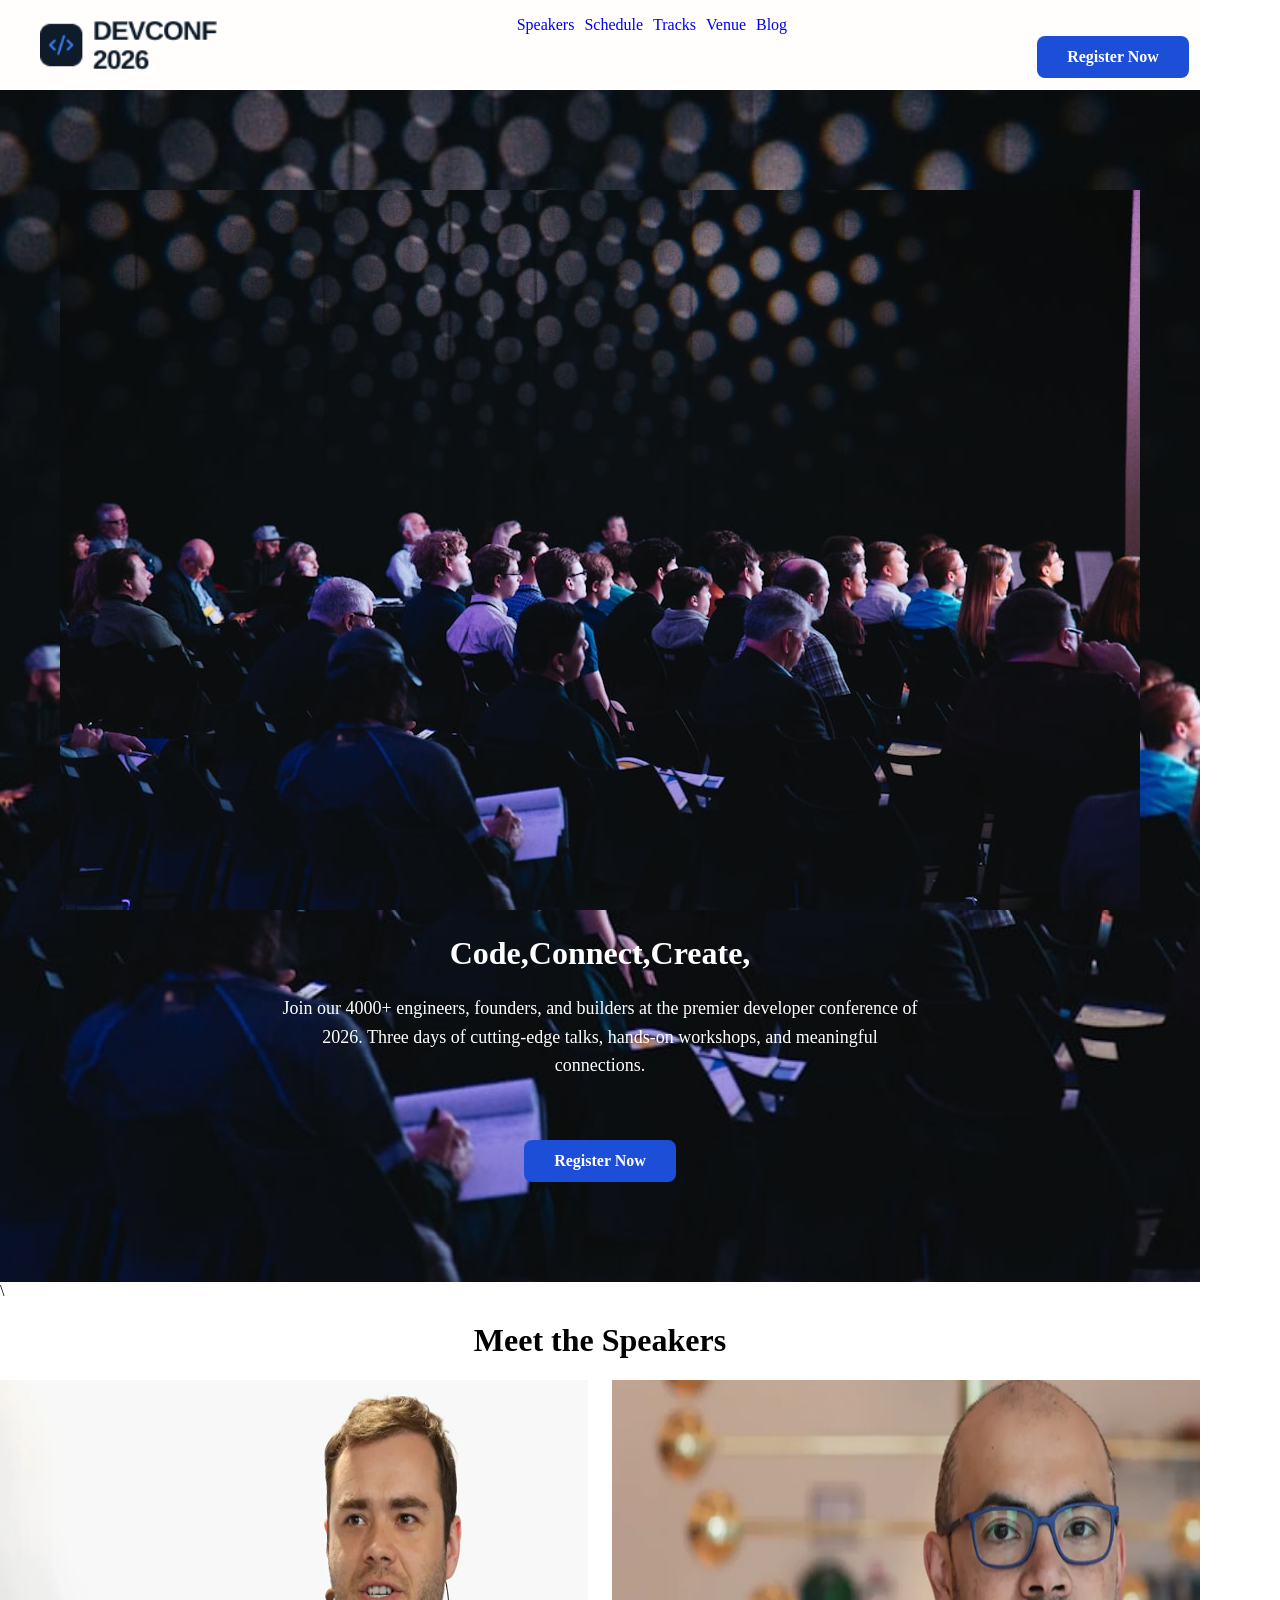
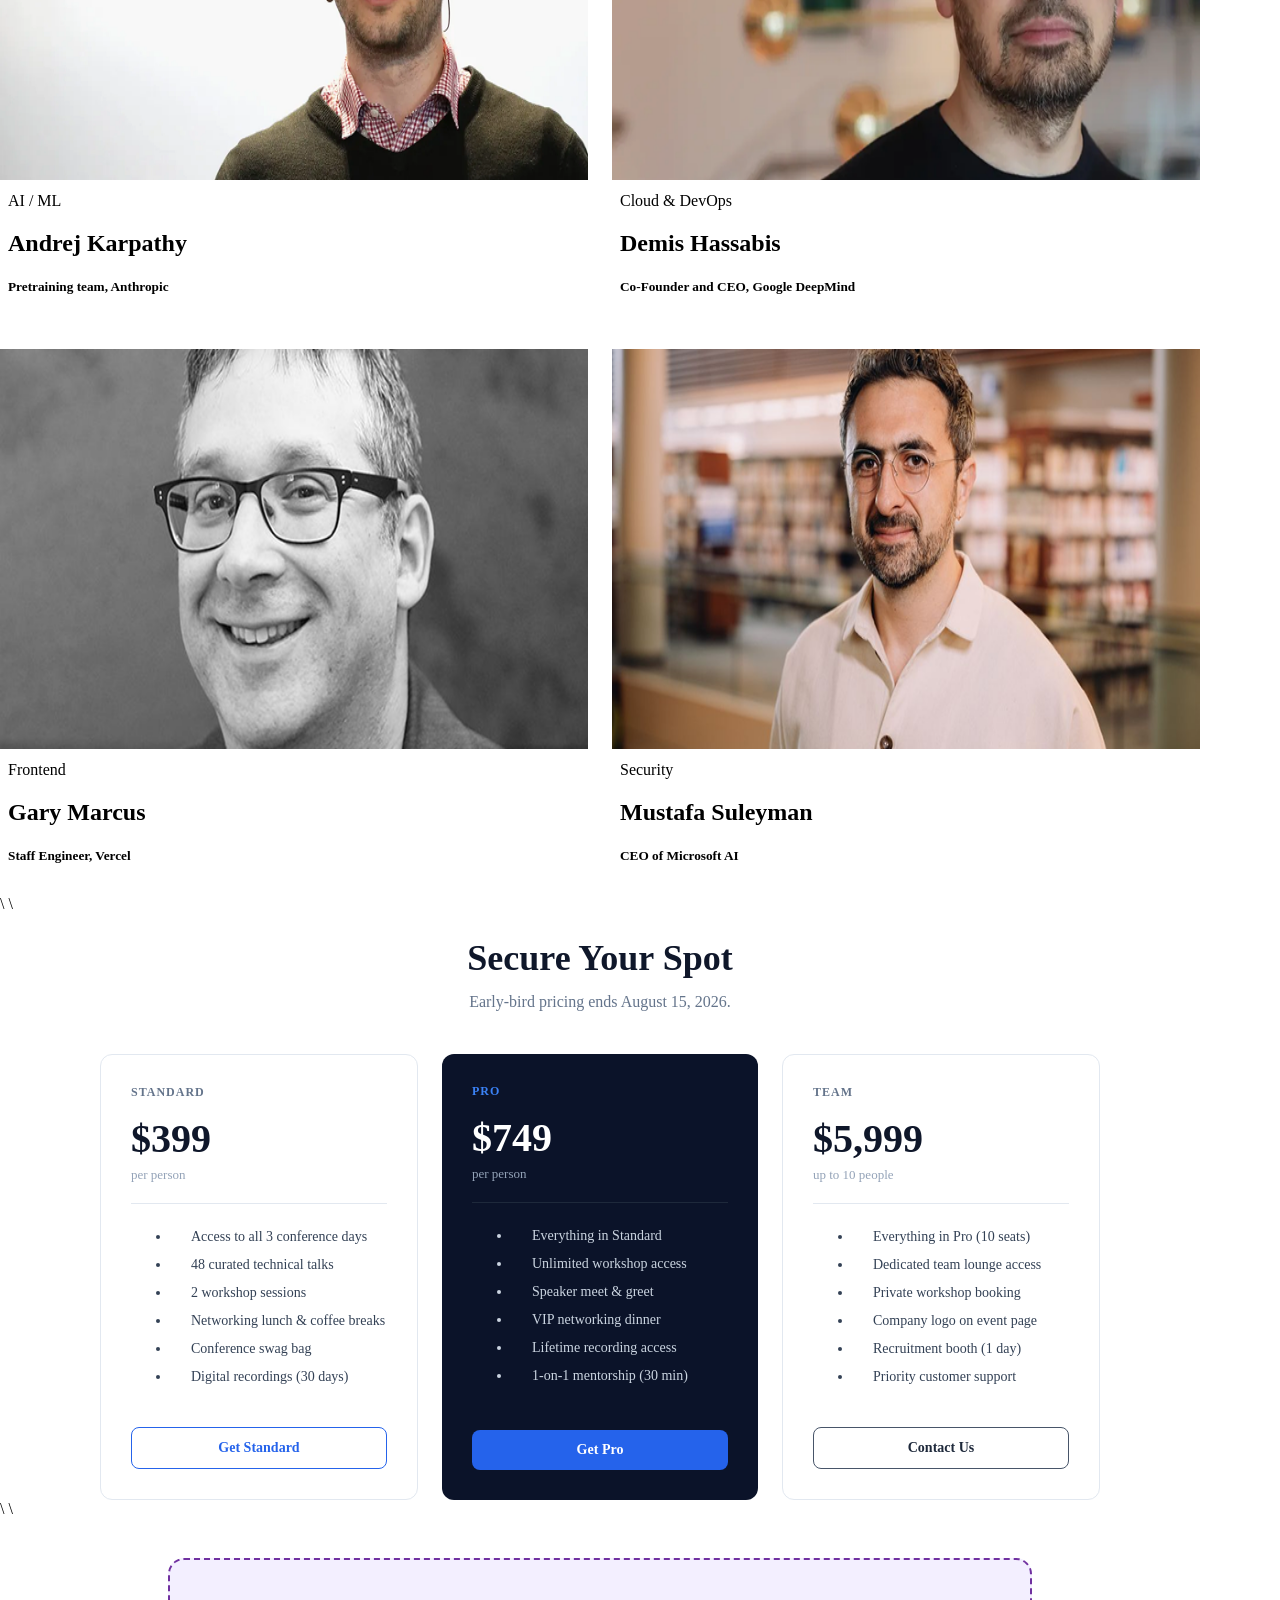
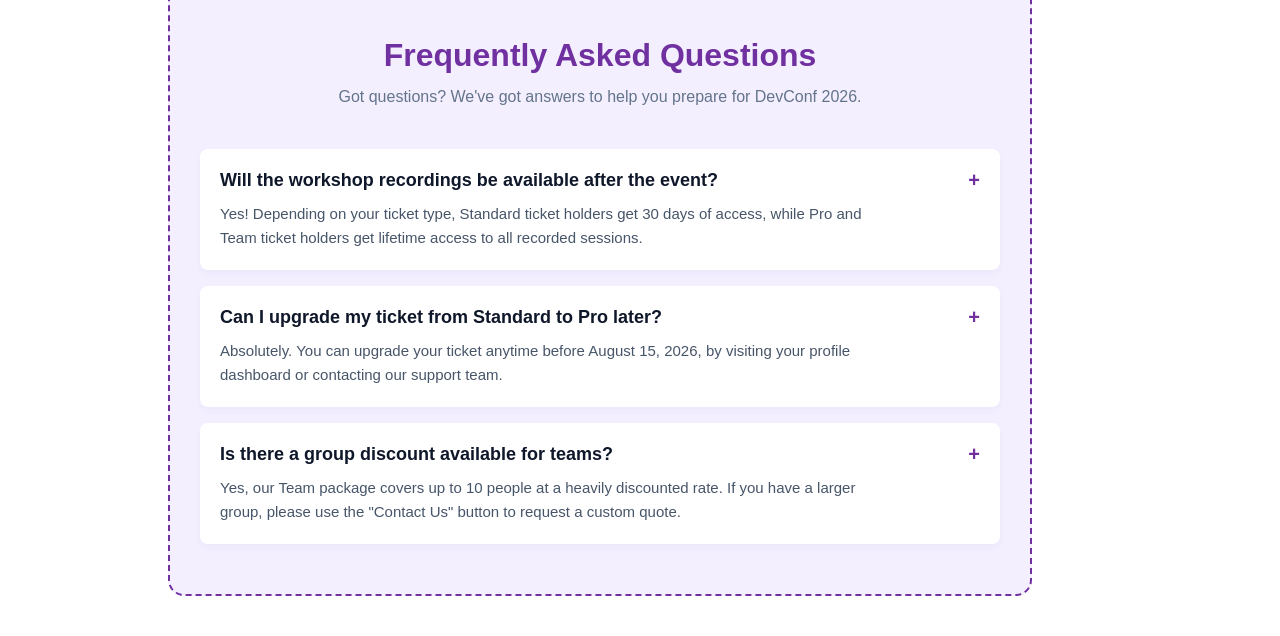
<file: index.html>
<!DOCTYPE html>
<html lang="en">

<head>
    <meta charset="UTF-8">
    <meta name="viewport" content="width=device-width, initial-scale=1.0">
    <title>Devconf 2026</title>
    <link rel="stylesheet" href="./style.css">
</head>

<body>
    <nav class="navbar">

        <ul>
            <img id="mini-logo" src="./logo.png" alt="Devconf 2026 Logo">
            <li class="nav-item"><a href="#">Speakers</a></li>
            <li class="nav-item"><a href="#">Schedule</a></li>
            <li class="nav-item"><a href="#">Tracks</a></li>
            <li class="nav-item"><a href="#">Venue</a></li>
            <li class="nav-item" id="blog-margin"><a href="#">Blog</a></li>

            <div>
                <a href="#" class="button">Register Now</a>
            </div>
        </ul>
    </nav>


    <div class="banner">
        <img src="./banner.jpg" alt="Devconf 2026 Banner">
        <h1 class="on-banner-text">Code,Connect,Create,</h1>
        <p class="on-banner-text">Join our 4000+ engineers, founders, and builders at the premier developer
            conference of 2026. Three days of cutting-edge talks, hands-on workshops, and
            meaningful connections.
        </p>
        <a href="#" class="button">Register Now</a>
    </div>

    <!--Speakers section start  -->\

    <div class="speakers-container">
        <h1 id="title">Meet the Speakers</h1>
        <div class="grid-layout">
            <div class="speaker-card">

                <img src="./andrej.png" alt="Andrej Karpathy">
                <div class="card-content">
                    <div>AI / ML</div>
                    <h2>Andrej Karpathy</h2>
                    <h5>Pretraining team, Anthropic</h5>
                </div>
            </div>


            <div class="speaker-card">
                <img src="./demis.png" alt="Demis Hassabis">
                <div class="card-content">
                    <div>Cloud & DevOps</div>
                    <h2>Demis Hassabis</h2>
                    <h5>Co-Founder and CEO, Google DeepMind</h5>
                </div>
            </div>


            <div class="speaker-card">
                <img src="./gary.png" alt="Gary Marcus">
                <div class="card-content">
                    <div>Frontend</div>
                    <h2>Gary Marcus</h2>
                    <h5>Staff Engineer, Vercel</h5>
                </div>
            </div>


            <div class="speaker-card">
                <img src="./mustafa.png" alt="Mustafa Suleyman">
                <div class="card-content">
                    <div>Security</div>
                    <h2>Mustafa Suleyman</h2>
                    <h5>CEO of Microsoft AI</h5>
                </div>
            </div>

        </div>

    </div>
    <!--Speakers section end  -->\

    <!--spot section start  -->\

    <div class="pricing-header">
        <h1>Secure Your Spot</h1>
        <p>Early-bird pricing ends August 15, 2026.</p>
    </div>

    <div class="pricing-container">

        <div class="card">
            <div class="plan-name">Standard</div>
            <div class="price">$399</div>
            <div class="per-person">per person</div>

            <ul class="features-list">
                <li>Access to all 3 conference days</li>
                <li>48 curated technical talks</li>
                <li>2 workshop sessions</li>
                <li>Networking lunch & coffee breaks</li>
                <li>Conference swag bag</li>
                <li>Digital recordings (30 days)</li>
            </ul>

            <a href="#" class="btn btn-outline">Get Standard</a>
        </div>

        <div class="card pro-card">
            <div class="plan-name">Pro</div>
            <div class="price">$749</div>
            <div class="per-person">per person</div>

            <ul class="features-list">
                <li>Everything in Standard</li>
                <li>Unlimited workshop access</li>
                <li>Speaker meet & greet</li>
                <li>VIP networking dinner</li>
                <li>Lifetime recording access</li>
                <li>1-on-1 mentorship (30 min)</li>
            </ul>

            <a href="#" class="btn btn-solid">Get Pro</a>
        </div>

        <div class="card">
            <div class="plan-name">Team</div>
            <div class="price">$5,999</div>
            <div class="per-person">up to 10 people</div>

            <ul class="features-list">
                <li>Everything in Pro (10 seats)</li>
                <li>Dedicated team lounge access</li>
                <li>Private workshop booking</li>
                <li>Company logo on event page</li>
                <li>Recruitment booth (1 day)</li>
                <li>Priority customer support</li>
            </ul>

            <a href="#" class="btn btn-gray">Contact Us</a>
        </div>

    </div>
    <!--spot section end  -->\

    <!--AI section start  -->\

    <div class="ai-generated-section">

        <h2 class="section-title">Frequently Asked Questions</h2>
        <p class="section-subtitle">Got questions? We've got answers to help you prepare for DevConf 2026.</p>

        <div class="faq-container">


            <div class="faq-item">
                <h3 class="faq-question">Will the workshop recordings be available after the event?</h3>
                <p class="faq-answer">Yes! Depending on your ticket type, Standard ticket holders get 30 days of access,
                    while Pro and Team ticket holders get lifetime access to all recorded sessions.</p>
            </div>


            <div class="faq-item">
                <h3 class="faq-question">Can I upgrade my ticket from Standard to Pro later?</h3>
                <p class="faq-answer">Absolutely. You can upgrade your ticket anytime before August 15, 2026, by
                    visiting your profile dashboard or contacting our support team.</p>
            </div>


            <div class="faq-item">
                <h3 class="faq-question">Is there a group discount available for teams?</h3>
                <p class="faq-answer">Yes, our Team package covers up to 10 people at a heavily discounted rate. If you
                    have a larger group, please use the "Contact Us" button to request a custom quote.</p>
            </div>

        </div>

    </div>

    <!--AI section End-->





</body>

</html>
</file>
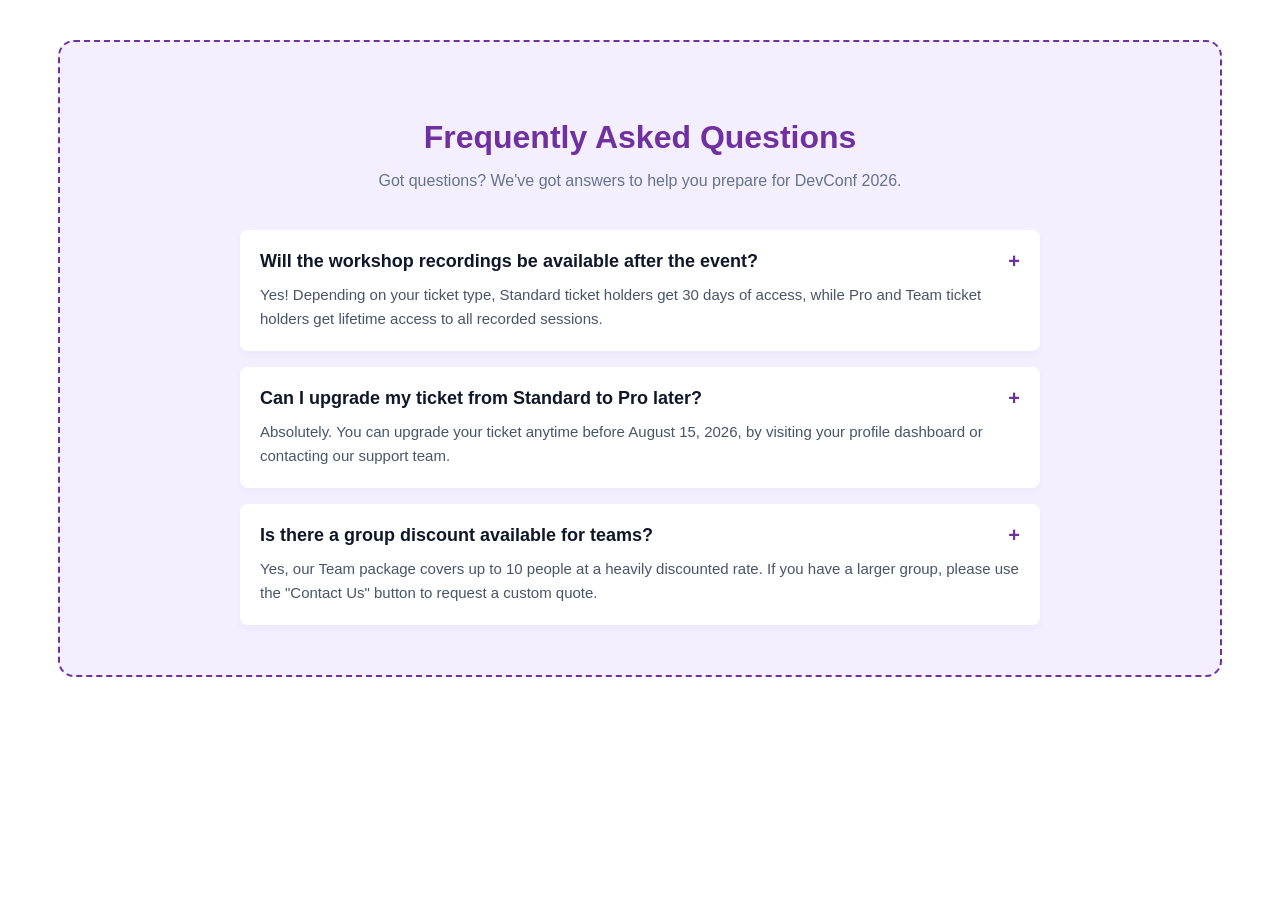
<file: ai-geneerteded-section.html>
<!DOCTYPE html>
<html lang="en">

<head>
    <meta charset="UTF-8">
    <meta name="viewport" content="width=device-width, initial-scale=1.0">
    <title>something missing section</title>
    <style>
        .ai-generated-section {
            max-width: 1100px;
            margin: 40px auto;
            padding: 50px 30px;
            background-color: #f3efff;
            border: 2px dashed #7030a0;
            border-radius: 16px;
            font-family: Arial, sans-serif;
        }

        .section-title {
            text-align: center;
            color: #7030a0;
            font-size: 32px;
            font-weight: bold;
            margin-bottom: 10px;
        }

        .section-subtitle {
            text-align: center;
            color: #64748b;
            font-size: 16px;
            margin-bottom: 40px;
        }

        .faq-container {
            max-width: 800px;
            margin: 0 auto;
            display: flex;
            flex-direction: column;
            gap: 16px;
        }

        .faq-item {
            background-color: #ffffff;
            border-radius: 8px;
            padding: 20px;
            box-shadow: 0 4px 6px rgba(112, 48, 160, 0.04);
        }


        .faq-question {
            font-size: 18px;
            font-weight: bold;
            color: #0f172a;
            margin: 0 0 10px 0;
            display: flex;
            justify-content: space-between;
            align-items: center;
        }


        .faq-question::after {
            content: "+";
            color: #7030a0;
            font-size: 20px;
        }


        .faq-answer {
            font-size: 15px;
            color: #475569;
            line-height: 1.6;
            margin: 0;
        }
    </style>
</head>

<body>


    <div class="ai-generated-section">

        <h2 class="section-title">Frequently Asked Questions</h2>
        <p class="section-subtitle">Got questions? We've got answers to help you prepare for DevConf 2026.</p>

        <div class="faq-container">

           
            <div class="faq-item">
                <h3 class="faq-question">Will the workshop recordings be available after the event?</h3>
                <p class="faq-answer">Yes! Depending on your ticket type, Standard ticket holders get 30 days of access,
                    while Pro and Team ticket holders get lifetime access to all recorded sessions.</p>
            </div>

           
            <div class="faq-item">
                <h3 class="faq-question">Can I upgrade my ticket from Standard to Pro later?</h3>
                <p class="faq-answer">Absolutely. You can upgrade your ticket anytime before August 15, 2026, by
                    visiting your profile dashboard or contacting our support team.</p>
            </div>

           
            <div class="faq-item">
                <h3 class="faq-question">Is there a group discount available for teams?</h3>
                <p class="faq-answer">Yes, our Team package covers up to 10 people at a heavily discounted rate. If you
                    have a larger group, please use the "Contact Us" button to request a custom quote.</p>
            </div>

        </div>

    </div>

</body>

</html>
</file>
<file: style.css>
body {
    margin: 0;
    padding: 0;
    max-width: 1200px;
}

#mini-logo {
    margin-right: 300px;
}

.navbar {
    background-color: rgb(255, 254, 252);
    max-width: 100%;
    height: 90px;
    display: flex;
    margin: auto;
    padding: auto;
}

.button {
    display: inline-block;
    text-decoration: none;
    background-color: #1d4ed8;
    color: white;
    padding: 12px 30px;
    border-radius: 8px;
    font-weight: bold;
    margin-top: 20px;
}


nav ul {
    display: flex;
    list-style: none;
}

nav ul li {
    margin-right: 20px;
}

.nav-item {
    margin-right: 10px;
}

#blog-margin {
    margin-right: 250px;
}

nav ul li a {
    text-decoration: none;
}

.banner {
    background-image: url('./banner.jpg');
    background-size: cover;
    background-repeat: no-repeat;
    background-position: center;
    text-align: center;
    padding: 50px 20px;
    padding: 100px 20px;
    color: white;
    margin: 0;
    max-width: 1200px;
    max-height: auto;
}

div h1 p {
    text-align: center;
    font-size: 64px;
    font-weight: bold;
    margin-bottom: 0;
}

div p {
    font-size: 18px;
    line-height: 1.6;
    color: white;
    max-width: 650px;
    margin: 0 auto 40px;
}

.on-banner-text {
    color: white;
    text-align: top;
}

/*speakers section start*/

.grid-layout {
    display: grid;
    grid-template-columns: 1fr 1fr;
    gap: 24px;
}

#title {
    text-align: center;
}

.speaker-card img {
    width: 100%;
    height: 400px;
}

.card-content {
    padding: 8px;
}

/* spot section start*/


.pricing-header {
    text-align: center;
    margin-bottom: 40px;
}

.pricing-header h1 {
    font-size: 36px;
    font-weight: bold;
    margin-bottom: 10px;
    color: #0f172a;
}

.pricing-header p {
    color: #64748b;
    font-size: 16px;
}

.pricing-container {
    display: flex;
    justify-content: center;
    align-items: stretch;
    gap: 24px;
    max-width: 1000px;
    margin: 0 auto;
}

.card {
    background-color: #ffffff;
    border: 1px solid #e2e8f0;
    border-radius: 12px;
    padding: 30px;
    flex: 1;
    max-width: 350px;
    display: flex;
    flex-direction: column;
}

.card.pro-card {
    background-color: #0b1329;
    color: #ffffff;
    border: none;
}

.plan-name {
    font-size: 12px;
    font-weight: bold;
    text-transform: uppercase;
    letter-spacing: 1px;
    color: #64748b;
    margin-bottom: 15px;
}

.pro-card .plan-name {
    color: #3b82f6;
}

.price {
    font-size: 40px;
    font-weight: bold;
    color: #0f172a;
    margin-bottom: 5px;
}

.pro-card .price {
    color: #ffffff;
}

.per-person {
    font-size: 13px;
    color: #94a3b8;
    margin-bottom: 25px;
    border-bottom: 1px solid #e2e8f0;
    padding-bottom: 20px;
}

.pro-card .per-person {
    border-bottom: 1px solid #1e293b;
}

.features-list {
    list-style: none padding: 0;
    margin: 0 0 30px 0;
    flex-grow: 1;
}

.features-list li {
    font-size: 14px;
    margin-bottom: 12px;
    position: relative;
    padding-left: 20px;
    color: #334155;
}

.pro-card .features-list li {
    color: #cbd5e1;
}

.btn {
    display: block;
    text-align: center;
    padding: 12px;
    border-radius: 8px;
    font-weight: bold;
    text-decoration: none;
    font-size: 14px;
    transition: 0.2s;
}

.btn-outline {
    border: 1px solid #2563eb;
    color: #2563eb;
    background: transparent;
}

.btn-outline:hover {
    background-color: #f0f7ff;
}

.btn-solid {
    background-color: #2563eb;
    color: #ffffff;
    border: none;
}

.btn-gray {
    border: 1px solid #475569;
    color: #1e293b;
    background: transparent;
}

.btn-gray:hover {
    background-color: #f1f5f9;
}

/* Ai section start*/

.ai-generated-section {
    max-width: 800px;
    margin: 40px auto;
    padding: 50px 30px;
    background-color: #f3efff;
    border: 2px dashed #7030a0;
    border-radius: 16px;
    font-family: Arial, sans-serif;
}

.section-title {
    text-align: center;
    color: #7030a0;
    font-size: 32px;
    font-weight: bold;
    margin-bottom: 10px;
}

.section-subtitle {
    text-align: center;
    color: #64748b;
    font-size: 16px;
    margin-bottom: 40px;
}

.faq-container {
    max-width: 800px;
    margin: 0 auto;
    display: flex;
    flex-direction: column;
    gap: 16px;
}

.faq-item {
    background-color: #ffffff;
    border-radius: 8px;
    padding: 20px;
    box-shadow: 0 4px 6px rgba(112, 48, 160, 0.04);
}


.faq-question {
    font-size: 18px;
    font-weight: bold;
    color: #0f172a;
    margin: 0 0 10px 0;
    display: flex;
    justify-content: space-between;
    align-items: center;
}


.faq-question::after {
    content: "+";
    color: #7030a0;
    font-size: 20px;
}


.faq-answer {
    font-size: 15px;
    color: #475569;
    line-height: 1.6;
    margin: 0;
}

/* AI section END*/
</file>
